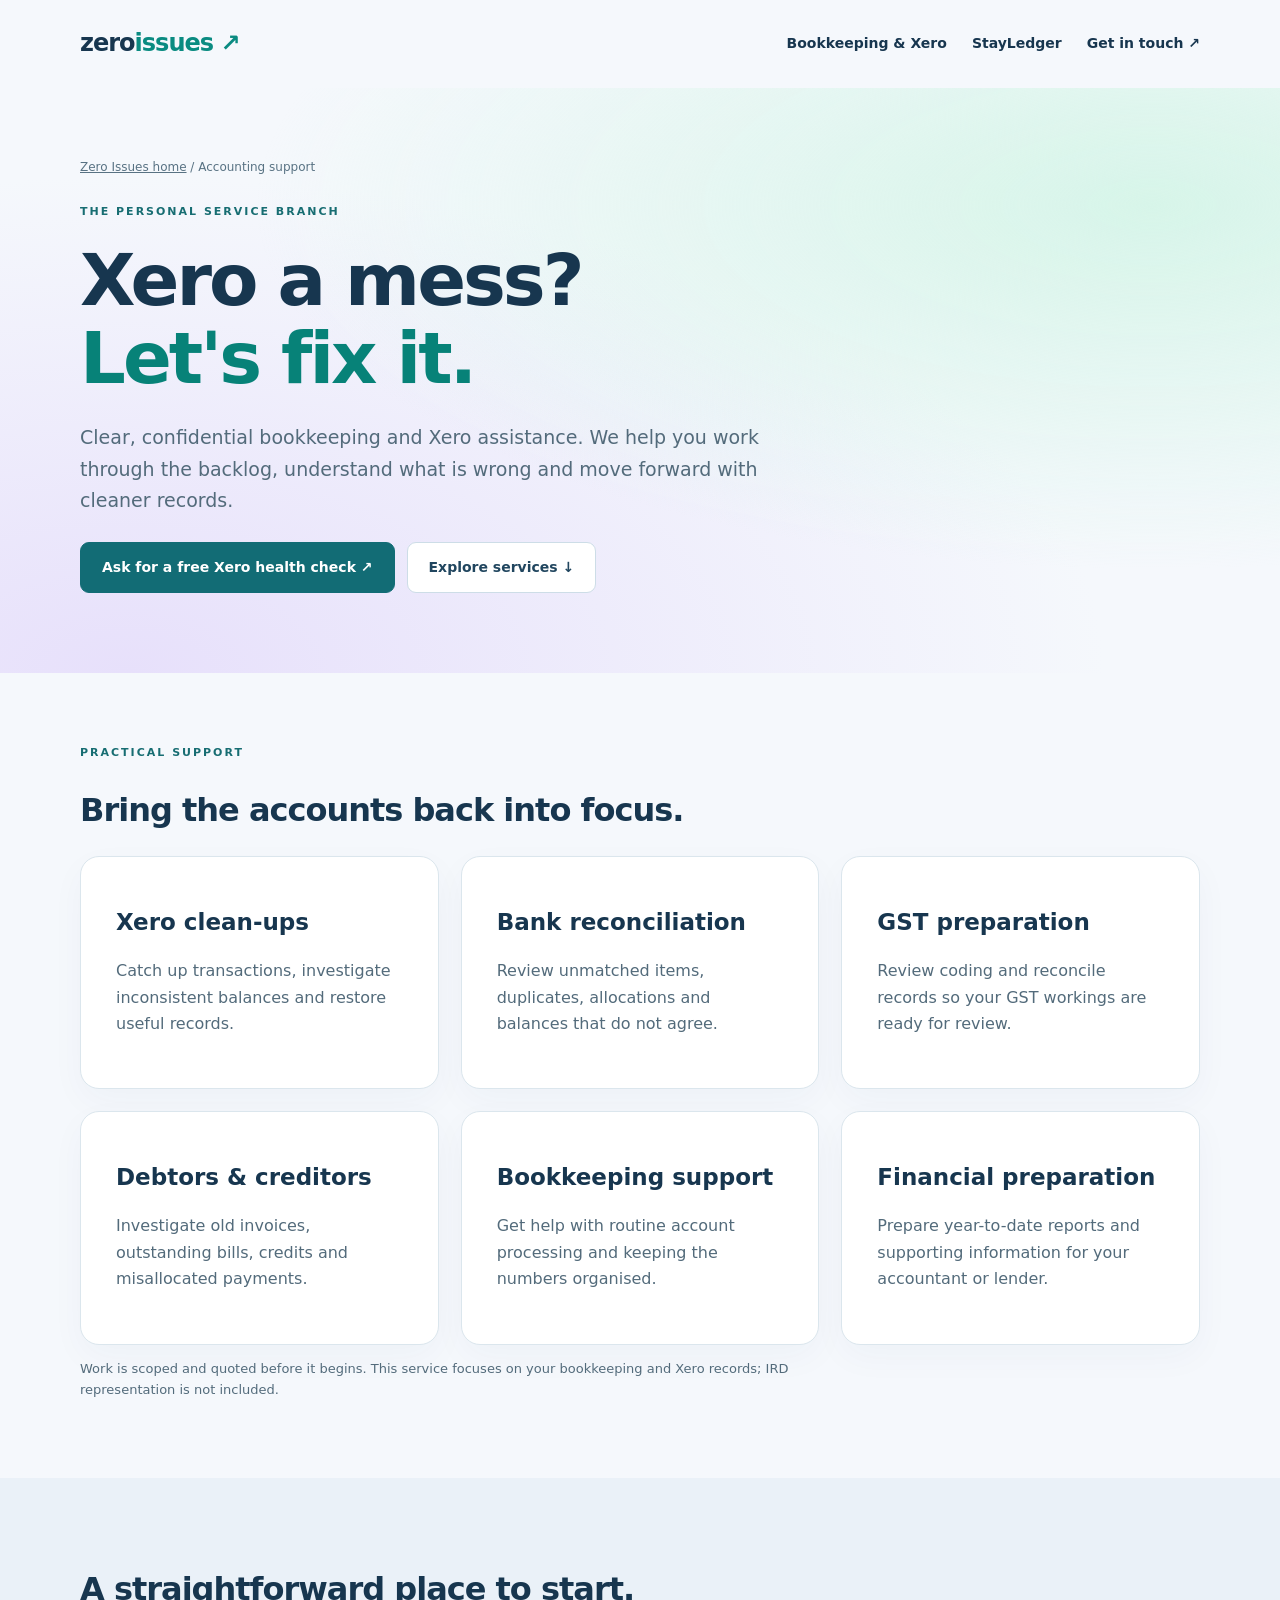
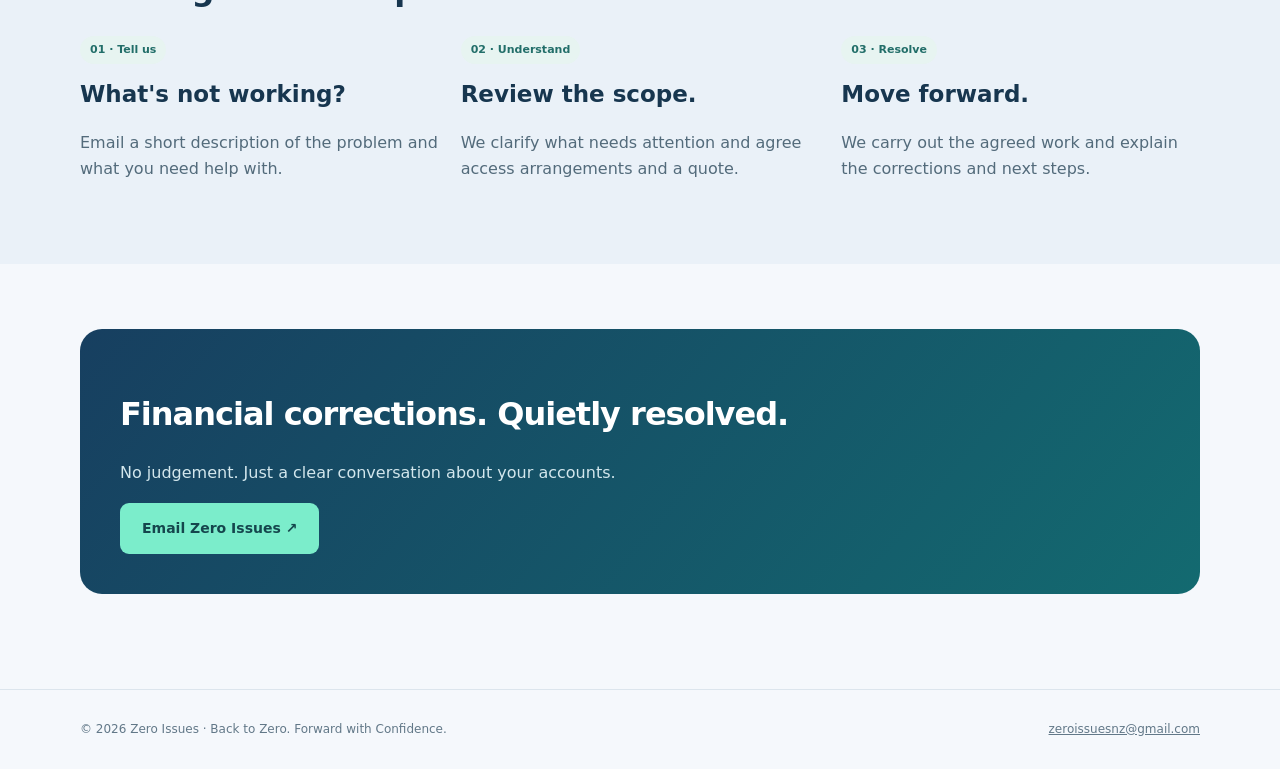
<file: website/bookkeeping/index.html>
<!doctype html><html lang="en-NZ"><head><meta charset="utf-8"><meta name="viewport" content="width=device-width,initial-scale=1"><meta name="description" content="Confidential Xero clean-ups, reconciliation and bookkeeping assistance from Zero Issues."><meta name="theme-color" content="#126c75"><title>Bookkeeping & Xero assistance | Zero Issues</title><link rel="stylesheet" href="../assets/style.css"></head><body><a class="skip" href="#main">Skip to content</a><div class="wrap"><nav aria-label="Main navigation"><a class="brand" href="../index.html">zero<span>issues</span><span aria-hidden="true"> ↗</span></a><div class="navlinks"><a href="../bookkeeping/index.html">Bookkeeping & Xero</a><a href="../stayledger/index.html">StayLedger</a><a data-email href="mailto:zeroissuesnz@gmail.com">Get in touch ↗</a></div></nav></div><main id="main"><header class="hero"><div class="wrap"><div class="breadcrumb"><a href="../index.html">Zero Issues home</a> / Accounting support</div><span class="eyebrow">The personal service branch</span><h1>Xero a mess?<br><em>Let's fix it.</em></h1><p class="lead">Clear, confidential bookkeeping and Xero assistance. We help you work through the backlog, understand what is wrong and move forward with cleaner records.</p><div class="actions"><a class="btn" data-email data-subject="Xero health check enquiry" href="mailto:zeroissuesnz@gmail.com?subject=Xero%20health%20check%20enquiry">Ask for a free Xero health check ↗</a><a class="btn alt" href="#services">Explore services ↓</a></div></div></header><section class="section wrap" id="services"><span class="eyebrow">Practical support</span><h2>Bring the accounts back into focus.</h2><div class="three"><article class="card"><h3>Xero clean-ups</h3><p>Catch up transactions, investigate inconsistent balances and restore useful records.</p></article><article class="card"><h3>Bank reconciliation</h3><p>Review unmatched items, duplicates, allocations and balances that do not agree.</p></article><article class="card"><h3>GST preparation</h3><p>Review coding and reconcile records so your GST workings are ready for review.</p></article><article class="card"><h3>Debtors & creditors</h3><p>Investigate old invoices, outstanding bills, credits and misallocated payments.</p></article><article class="card"><h3>Bookkeeping support</h3><p>Get help with routine account processing and keeping the numbers organised.</p></article><article class="card"><h3>Financial preparation</h3><p>Prepare year-to-date reports and supporting information for your accountant or lender.</p></article></div><p class="small">Work is scoped and quoted before it begins. This service focuses on your bookkeeping and Xero records; IRD representation is not included.</p></section><section class="section soft"><div class="wrap"><h2>A straightforward place to start.</h2><div class="three"><div><span class="chip">01 · Tell us</span><h3>What's not working?</h3><p>Email a short description of the problem and what you need help with.</p></div><div><span class="chip">02 · Understand</span><h3>Review the scope.</h3><p>We clarify what needs attention and agree access arrangements and a quote.</p></div><div><span class="chip">03 · Resolve</span><h3>Move forward.</h3><p>We carry out the agreed work and explain the corrections and next steps.</p></div></div></div></section><section class="section wrap" id="contact"><div class="dark"><h2>Financial corrections. Quietly resolved.</h2><p>No judgement. Just a clear conversation about your accounts.</p><a class="btn" data-email data-subject="Bookkeeping and Xero support enquiry" href="mailto:zeroissuesnz@gmail.com">Email Zero Issues ↗</a></div></section></main><footer><div class="wrap foot"><span>© 2026 Zero Issues · Back to Zero. Forward with Confidence.</span><span><a data-email data-email-text href="mailto:zeroissuesnz@gmail.com">zeroissuesnz@gmail.com</a></span></div></footer><script src="../assets/config.js"></script><script src="../assets/site.js"></script></body></html>
</file>
<file: website/assets/style.css>
*{box-sizing:border-box}html{scroll-behavior:smooth}body{margin:0;background:#f5f8fc;color:#17364f;font:16px/1.65 system-ui,-apple-system,sans-serif}a{color:inherit}button,input,select{font:inherit}a:focus-visible,button:focus-visible,select:focus-visible{outline:3px solid #895bd0;outline-offset:4px}.wrap{width:min(1120px,90%);margin:auto}nav{display:flex;align-items:center;justify-content:space-between;padding:24px 0;gap:25px;flex-wrap:wrap}.brand{text-decoration:none;font-weight:850;letter-spacing:-1px;font-size:24px}.brand span{color:#0a8b81}.navlinks{display:flex;gap:25px;align-items:center;flex-wrap:wrap}.navlinks a{text-decoration:none;font-size:14px;font-weight:600}.hero{padding:70px 0 80px;background:radial-gradient(ellipse at 90% 20%,#d7f5e9,transparent 55%),radial-gradient(ellipse at 10% 100%,#e7e0fb,transparent 60%)}.eyebrow{text-transform:uppercase;letter-spacing:2px;font-size:11px;font-weight:800;color:#176d72}h1{font-size:clamp(40px,6vw,72px);line-height:1.08;letter-spacing:-3px;margin:18px 0 25px;max-width:900px}h1 em{font-style:normal;color:#078278}h2{font-size:32px;line-height:1.2;letter-spacing:-1px}h3{font-size:23px;margin:12px 0}p{color:#536b7b;max-width:720px}.lead{font-size:19px;max-width:680px}.actions{display:flex;gap:12px;flex-wrap:wrap;margin-top:26px}.btn{display:inline-flex;align-items:center;gap:20px;background:#126c75;color:white;text-decoration:none;border-radius:9px;padding:13px 21px;border:1px solid #126c75;font-size:14px;font-weight:700;cursor:pointer}.btn.alt{background:#fff;color:#21465f;border-color:#cddde7}.btn.violet{background:#6b49a6;border-color:#6b49a6}.section{padding:65px 0}.grid{display:grid;grid-template-columns:1fr 1fr;gap:25px}.three{display:grid;grid-template-columns:repeat(3,1fr);gap:22px}.card{background:#fff;border:1px solid #dbe6ed;border-radius:19px;padding:35px;box-shadow:0 12px 35px #1c416709}.branch{position:relative;overflow:hidden;border-top:5px solid #18aa99}.branch.purple{border-top-color:#9872d1;background:linear-gradient(135deg,white,#f4effd)}.branch.green{background:linear-gradient(135deg,white,#ebf9f3)}.icon{display:grid;place-items:center;width:48px;height:48px;border-radius:13px;background:#d6f4e9;color:#116e67;font-size:24px}.purple .icon{background:#eae0fa;color:#704caa}.chip{display:inline-block;padding:5px 10px;background:#e7f4f1;border-radius:20px;color:#226e69;font-size:11px;font-weight:750}.purple .chip{background:#eae2f7;color:#664796}.branch ul{padding-left:19px;color:#536b7b;font-size:14px;min-height:90px}.note{padding:18px 22px;background:#e9f2fa;border-left:3px solid #4f98cd;border-radius:7px;font-size:14px;color:#355d77;margin-top:25px}.dark{background:linear-gradient(130deg,#173f60,#136a70);color:white;border-radius:22px;padding:40px}.dark p{color:#d3e7ed}.dark .btn{background:#7bedcb;color:#15464d;border-color:transparent}.soft{background:#eaf1f8}.small{font-size:13px}.price{font-size:48px;font-weight:800;line-height:1.25;letter-spacing:-2px;margin:15px 0}.price small{font-size:14px;font-weight:500;letter-spacing:0}.stats{display:flex;flex-wrap:wrap;gap:12px;margin-top:28px}.stats span{padding:7px 13px;border:1px solid #cfe1e4;background:#ffffff70;border-radius:30px;font-size:12px;color:#3d6475}footer{border-top:1px solid #dce5ed;margin-top:30px;padding:30px 0;color:#627888;font-size:12px}.foot{display:flex;justify-content:space-between;gap:20px;flex-wrap:wrap}details{background:#fff;border:1px solid #dce6ef;border-radius:10px;padding:17px 22px;margin:12px 0}summary{cursor:pointer;font-weight:650}label{display:block;font-size:13px;color:#536b7b}select{display:block;padding:10px;border:1px solid #cbdce7;border-radius:7px;background:white;color:#17364f;margin:7px 0 18px}.breadcrumb{font-size:12px;margin-bottom:20px;color:#587283}.skip{position:absolute;left:-9999px}.skip:focus{left:15px;top:15px;background:white;z-index:5;padding:12px}@media(max-width:750px){.grid,.three{grid-template-columns:1fr}.hero{padding:35px 0 50px}h1{letter-spacing:-1.8px}.card{padding:25px}.navlinks{gap:15px}.section{padding:40px 0}.branch ul{min-height:0}}
</file>
